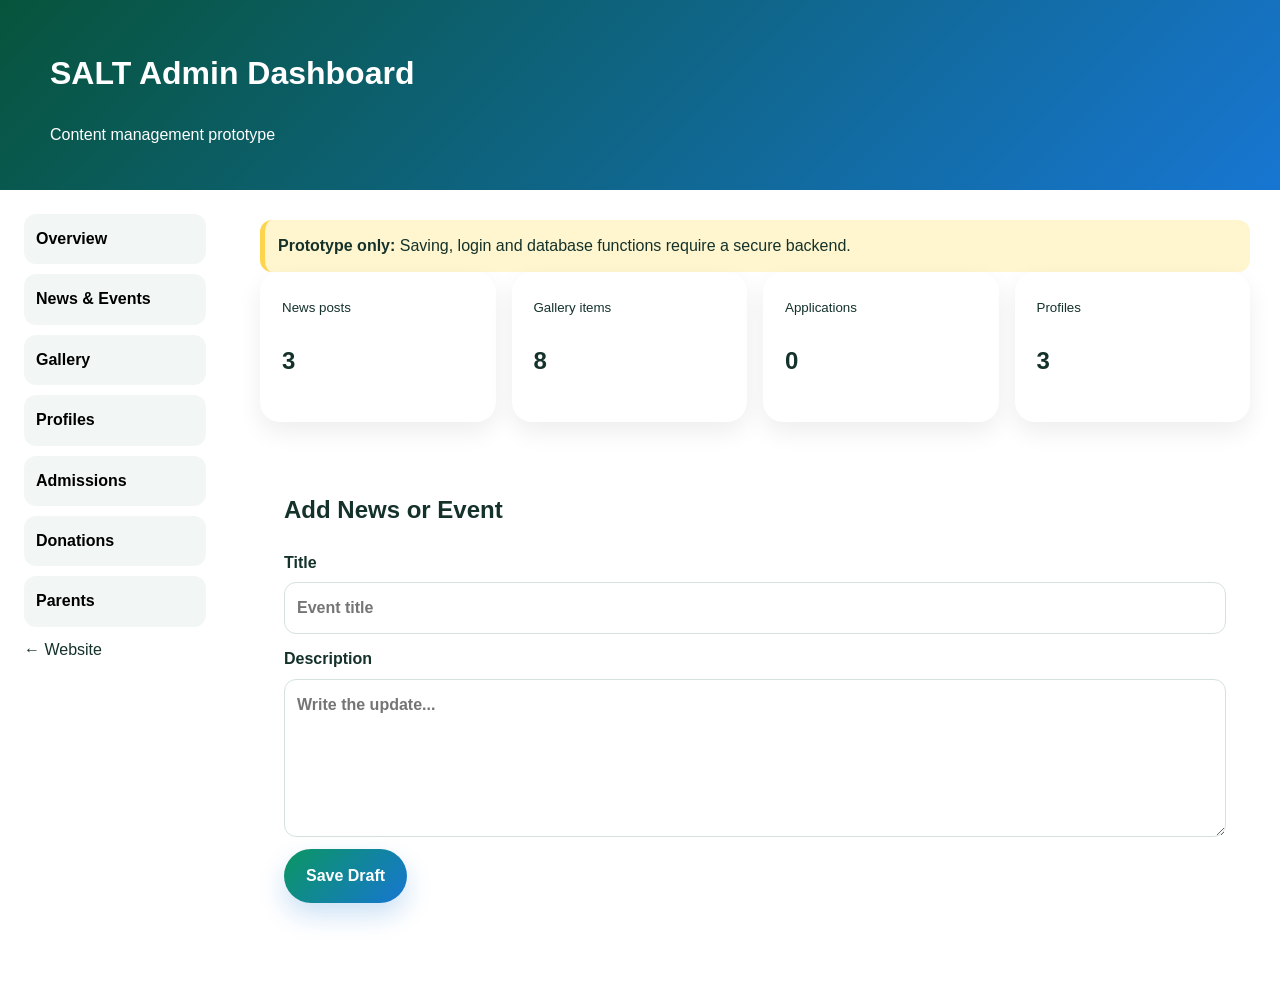
<file: admin.html>
<!DOCTYPE html><html lang="en"><head><meta charset="UTF-8"><meta name="viewport" content="width=device-width,initial-scale=1"><title>SALT Admin Dashboard</title><link rel="stylesheet" href="styles.css"><style>.dash{min-height:100vh;background:#f4f8f6}.dash-head{background:linear-gradient(135deg,#07543b,#1776d2);color:#fff;padding:26px}.dash-grid{display:grid;grid-template-columns:230px 1fr;min-height:calc(100vh - 95px)}.side{background:#fff;padding:24px;display:grid;align-content:start;gap:10px}.side button{border:0;background:#f2f7f5;padding:12px;border-radius:12px;text-align:left;font-weight:800}.content{padding:30px}.cards{display:grid;grid-template-columns:repeat(4,1fr);gap:16px}.card{background:#fff;border-radius:20px;padding:22px;box-shadow:0 10px 25px rgba(0,0,0,.07)}.editor{margin-top:24px;background:#fff;padding:24px;border-radius:20px}.editor label{display:grid;gap:6px;margin:12px 0;font-weight:800}.editor input,.editor textarea{padding:12px;border:1px solid #d5e2dc;border-radius:12px}.warning{background:#fff5cf;border-left:5px solid #ffd44d;padding:13px;border-radius:12px}@media(max-width:800px){.dash-grid{grid-template-columns:1fr}.side{grid-template-columns:repeat(2,1fr)}.cards{grid-template-columns:1fr 1fr}}</style></head><body><header class="dash-head"><div class="container"><h1>SALT Admin Dashboard</h1><p>Content management prototype</p></div></header><main class="dash-grid"><aside class="side"><button>Overview</button><button>News & Events</button><button>Gallery</button><button>Profiles</button><button>Admissions</button><button>Donations</button><button>Parents</button><a href="index.html">← Website</a></aside><section class="content"><div class="warning"><strong>Prototype only:</strong> Saving, login and database functions require a secure backend.</div><div class="cards"><article class="card"><small>News posts</small><h2>3</h2></article><article class="card"><small>Gallery items</small><h2>8</h2></article><article class="card"><small>Applications</small><h2>0</h2></article><article class="card"><small>Profiles</small><h2>3</h2></article></div><div class="editor"><h2>Add News or Event</h2><label>Title<input placeholder="Event title"></label><label>Description<textarea rows="5" placeholder="Write the update..."></textarea></label><button class="btn btn-primary" onclick="alert('Connect Firebase or Supabase to save content securely.')">Save Draft</button></div></section></main></body></html>
</file>
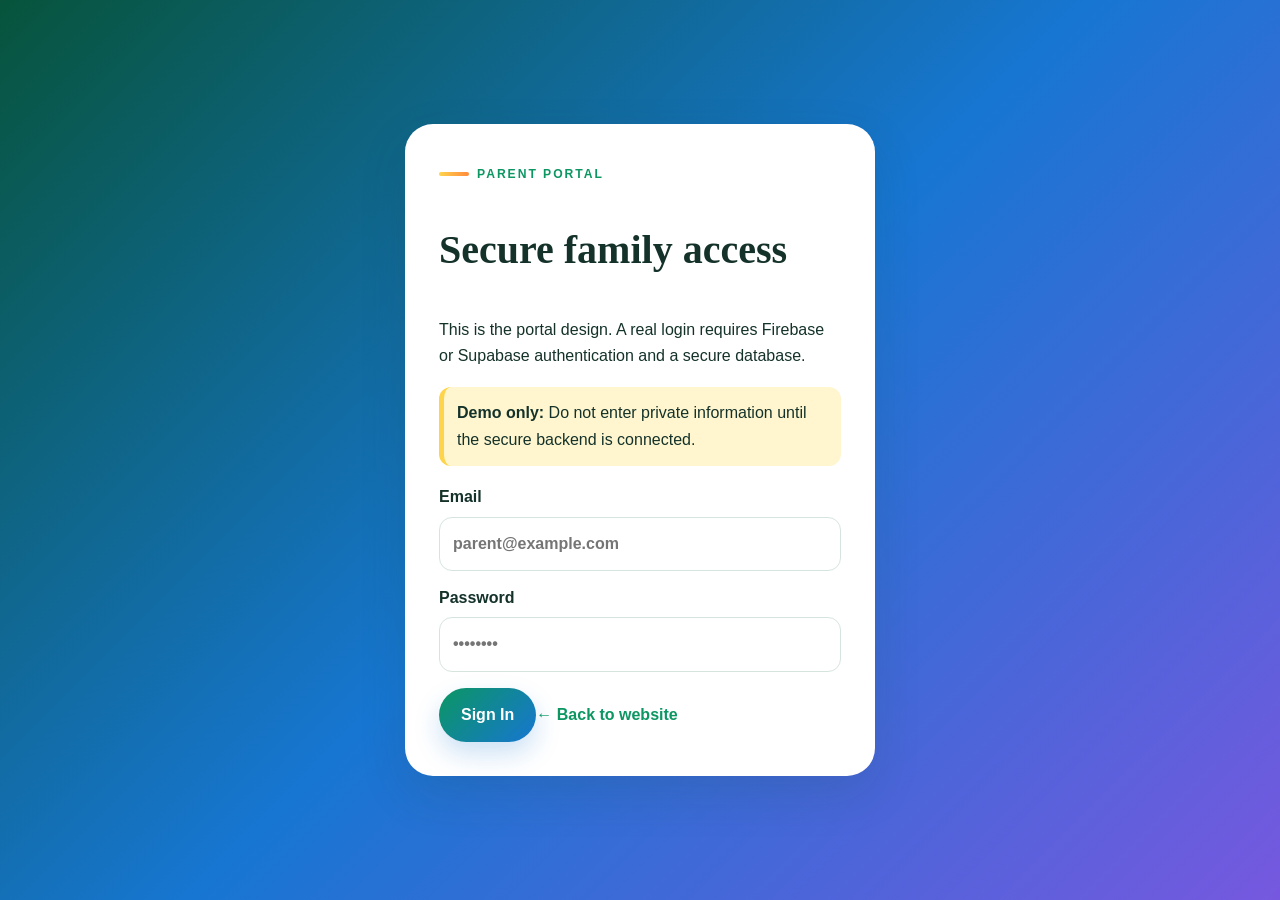
<file: portal.html>
<!DOCTYPE html><html lang="en"><head><meta charset="UTF-8"><meta name="viewport" content="width=device-width,initial-scale=1"><title>SALT Parent Portal</title><link rel="stylesheet" href="styles.css"><style>.auth-page{min-height:100vh;display:grid;place-items:center;background:linear-gradient(135deg,#07543b,#1776d2,#7658df);padding:30px}.auth-card{width:min(470px,100%);background:#fff;border-radius:28px;padding:34px;box-shadow:var(--shadow)}.auth-card h1{font-family:Playfair Display,serif;font-size:2.5rem}.auth-card label{display:grid;gap:6px;margin:14px 0;font-weight:800}.auth-card input{padding:13px;border:1px solid #d6e4de;border-radius:13px;width:100%}.demo-note{background:#fff6cf;border-left:5px solid var(--yellow);padding:13px;border-radius:12px;margin:18px 0}.back{display:inline-block;margin-top:16px;color:var(--green);font-weight:900}</style></head><body><main class="auth-page"><section class="auth-card"><span class="eyebrow">Parent Portal</span><h1>Secure family access</h1><p>This is the portal design. A real login requires Firebase or Supabase authentication and a secure database.</p><div class="demo-note"><strong>Demo only:</strong> Do not enter private information until the secure backend is connected.</div><label>Email<input type="email" placeholder="parent@example.com"></label><label>Password<input type="password" placeholder="••••••••"></label><button class="btn btn-primary" type="button" onclick="alert('Secure login will work after Firebase or Supabase is connected.')">Sign In</button><a class="back" href="index.html">← Back to website</a></section></main></body></html>
</file>
<file: styles.css>
/* SALT Professional Website */
:root{--green:#0b9662;--deep:#07543b;--blue:#1776d2;--sky:#45c4ef;--yellow:#ffd44d;--orange:#ff8a3d;--red:#ef4b5f;--purple:#7658df;--ink:#14322a;--muted:#63736c;--white:#fff;--soft:#f6fbff;--cream:#fff9ef;--shadow:0 18px 48px rgba(18,66,49,.14)}
*{box-sizing:border-box}html{scroll-behavior:smooth}body{margin:0;font-family:Manrope,sans-serif;color:var(--ink);line-height:1.65;background:#fff}img{width:100%;display:block}a{text-decoration:none;color:inherit}button,input,select,textarea{font:inherit}.container{width:min(1180px,calc(100% - 40px));margin:auto}.skip-link{position:absolute;left:-999px}.skip-link:focus{left:10px;top:10px;background:#fff;padding:10px;z-index:999}
.site-header{position:fixed;inset:0 0 auto;z-index:100;background:rgba(255,255,255,.93);backdrop-filter:blur(16px);border-bottom:1px solid rgba(0,0,0,.06)}.nav-wrap{height:82px;display:flex;align-items:center;gap:24px}.brand{display:flex;align-items:center;gap:12px;margin-right:auto}.brand-logo{width:68px;height:68px;object-fit:contain;border-radius:12px;background:#000}.brand-copy{display:flex;flex-direction:column;line-height:1.1}.brand-copy strong{font-size:.78rem}.brand-copy small{font-size:.7rem;color:var(--muted)}.main-nav{display:flex;gap:17px}.main-nav a{font-size:.82rem;font-weight:800}.nav-actions{display:flex;gap:8px;align-items:center}.lang-btn{border:1px solid #d9e7e1;background:#fff;border-radius:999px;padding:9px 12px;font-weight:900}.menu-toggle{display:none;border:0;background:transparent;font-size:1.5rem}.btn{display:inline-flex;justify-content:center;align-items:center;border:0;border-radius:999px;padding:14px 22px;font-weight:900;transition:.25s}.btn:hover{transform:translateY(-3px)}.btn-small{padding:10px 16px;font-size:.8rem}.btn-primary{color:#fff;background:linear-gradient(135deg,var(--green),var(--blue));box-shadow:0 12px 26px rgba(23,118,210,.22)}.btn-light{background:#fff;color:var(--deep)}
.hero-slider{height:900px;position:relative;overflow:hidden;padding-top:82px;color:#fff}.slide{position:absolute;inset:0;background-size:cover;background-position:center;opacity:0;transition:opacity .8s ease;display:flex;align-items:center}.slide.active{opacity:1;z-index:2}.overlay{position:absolute;inset:0;background:linear-gradient(90deg,rgba(4,48,32,.93),rgba(4,48,32,.66) 48%,rgba(4,48,32,.2))}.hero-content{position:relative;z-index:2}.eyebrow{display:inline-flex;align-items:center;gap:8px;text-transform:uppercase;letter-spacing:.16em;font-size:.76rem;font-weight:900;color:var(--green)}.eyebrow:before{content:"";width:30px;height:4px;border-radius:99px;background:linear-gradient(90deg,var(--yellow),var(--orange))}.eyebrow.light{color:#e6fff4}.hero-content h1,.section h2{font-family:"Playfair Display",serif;line-height:1.02}.hero-content h1{font-size:clamp(3.8rem,8vw,7.4rem);max-width:820px;margin:.6rem 0 1rem}.hero-content p{max-width:720px;font-size:1.17rem;color:rgba(255,255,255,.9)}.hero-actions{display:flex;gap:12px;flex-wrap:wrap;margin-top:28px}.slider-btn{position:absolute;z-index:5;top:50%;transform:translateY(-50%);width:48px;height:48px;border-radius:50%;border:1px solid rgba(255,255,255,.45);color:#fff;background:rgba(0,0,0,.16);font-size:2rem}.slider-btn.prev{left:20px}.slider-btn.next{right:20px}.slider-dots{position:absolute;z-index:5;left:50%;bottom:28px;transform:translateX(-50%);display:flex;gap:8px}.slider-dots button{width:10px;height:10px;border-radius:50%;border:0;background:rgba(255,255,255,.45)}.slider-dots button.active{width:30px;border-radius:99px;background:var(--yellow)}
.stats-band{background:linear-gradient(90deg,var(--yellow),#ffe790,var(--orange));padding:26px 0}.stats-grid{display:grid;grid-template-columns:repeat(4,1fr);gap:18px}.stats-grid article{text-align:center;background:rgba(255,255,255,.65);padding:18px;border-radius:18px}.stats-grid strong{font-size:2.3rem;display:block}.stats-grid span{font-size:.82rem;font-weight:800}
.section{padding:110px 0;position:relative}.section h2{font-size:clamp(2.6rem,5vw,4.8rem);margin:.55rem 0 1rem}.split{display:grid;grid-template-columns:1fr 1fr;gap:78px;align-items:center}.photo-collage{position:relative;padding:0 50px 65px 0}.photo-collage .big{height:610px;object-fit:cover;border-radius:28px;box-shadow:var(--shadow)}.photo-collage .small{position:absolute;right:0;bottom:0;width:260px;height:185px;object-fit:cover;border:9px solid #fff;border-radius:22px;box-shadow:var(--shadow)}.photo-label{position:absolute;left:22px;bottom:24px;background:linear-gradient(135deg,var(--yellow),var(--orange));padding:13px 17px;border-radius:14px;font-weight:900}.mission-cards{display:grid;grid-template-columns:1fr 1fr;gap:16px;margin-top:28px}.mission-cards article{background:linear-gradient(180deg,#fff,#f5fff9);border:1px solid #dbeee5;border-radius:20px;padding:22px;box-shadow:0 10px 28px rgba(18,66,49,.07)}.mission-cards article:nth-child(2){background:linear-gradient(180deg,#fff,#f5f9ff);border-color:#dbe8f7}.mission-cards b{color:var(--green)}.mission-cards article:nth-child(2) b{color:var(--blue)}.mission-cards p{font-size:.9rem;color:var(--muted)}
.soft{background:radial-gradient(circle at 10% 10%,rgba(118,88,223,.08),transparent 24%),linear-gradient(180deg,var(--cream),var(--soft))}.section-head{max-width:760px;margin-bottom:42px}.section-head.centered{text-align:center;margin-left:auto;margin-right:auto}.section-head.centered .eyebrow{justify-content:center}.feature-grid{display:grid;grid-template-columns:repeat(4,1fr);gap:18px}.feature-card{background:#fff;padding:26px;border-radius:22px;box-shadow:0 12px 30px rgba(19,67,50,.08);border-top:5px solid var(--green)}.feature-card:nth-child(4n+2){border-color:var(--blue)}.feature-card:nth-child(4n+3){border-color:var(--orange)}.feature-card:nth-child(4n+4){border-color:var(--purple)}.feature-card>span{font-size:2rem}.feature-card h3{font-size:1.02rem}.feature-card p{font-size:.88rem;color:var(--muted)}
.profiles{background:linear-gradient(180deg,#fffef8,#f5fbff)}.staff-grid{display:grid;grid-template-columns:repeat(4,minmax(0,1fr));gap:24px}.staff-card{overflow:hidden;border:1px solid rgba(11,150,98,.12);border-radius:24px;background:#fff;box-shadow:0 14px 34px rgba(18,66,49,.11);transition:transform .3s ease,box-shadow .3s ease}.staff-card:hover{transform:translateY(-8px);box-shadow:0 22px 42px rgba(18,66,49,.17)}.staff-card img{width:100%;height:auto;aspect-ratio:313/425;object-fit:cover}
.news{background:linear-gradient(180deg,#f8fbff,#fff)}.news-grid{display:grid;grid-template-columns:repeat(3,1fr);gap:20px}.news-card{border-radius:24px;overflow:hidden;background:#fff;box-shadow:var(--shadow)}.news-card img{height:240px;object-fit:cover}.news-card div{padding:24px}.news-card small{color:var(--orange);font-weight:900}.news-card p{color:var(--muted)}.news-card a{color:var(--green);font-weight:900}
.gallery-section{background:radial-gradient(circle at 90% 10%,rgba(255,212,77,.14),transparent 24%)}.gallery-filters{display:flex;justify-content:center;gap:10px;flex-wrap:wrap;margin-bottom:28px}.gallery-filters button{border:1px solid #dce8e3;background:#fff;border-radius:999px;padding:9px 14px;font-weight:800}.gallery-filters button.active{background:linear-gradient(135deg,var(--green),var(--blue));color:#fff}.gallery-grid{display:grid;grid-template-columns:repeat(4,1fr);gap:14px}.gallery-item{border:0;padding:0;border-radius:20px;overflow:hidden;cursor:pointer;box-shadow:0 10px 25px rgba(0,0,0,.08)}.gallery-item img{height:260px;object-fit:cover;transition:.35s}.gallery-item:hover img{transform:scale(1.05)}.gallery-item.hidden{display:none}
.admission{background:linear-gradient(135deg,rgba(11,150,98,.08),rgba(23,118,210,.08))}.notice{background:#fff8da;border-left:5px solid var(--yellow);padding:14px 16px;border-radius:12px}.form-card{background:#fff;padding:32px;border-radius:26px;box-shadow:var(--shadow);display:grid;gap:14px}.form-card label{display:grid;gap:6px;font-size:.82rem;font-weight:900}.form-card input,.form-card select,.form-card textarea{border:1px solid #d7e5df;border-radius:13px;padding:12px}
.donate{color:#fff;background:linear-gradient(135deg,#07543b,#0a6088 60%,#5b43b5)}.donate-grid{display:grid;grid-template-columns:1fr 1fr;gap:60px;align-items:center}.donation-options{display:grid;gap:14px}.donation-options article{background:rgba(255,255,255,.11);border:1px solid rgba(255,255,255,.16);padding:22px;border-radius:18px}.donation-options span{font-weight:900;color:var(--yellow)}
.contact{background:#f8fbff}.contact-grid{display:grid;grid-template-columns:.85fr 1.15fr;gap:55px;align-items:center}.contact-list{display:grid;gap:8px}.contact-list a{color:var(--green);font-weight:900}.map-wrap{border-radius:24px;overflow:hidden;box-shadow:var(--shadow)}.map-wrap iframe{width:100%;height:420px;border:0}
footer{background:linear-gradient(135deg,#071e17,#102d48);color:#fff;padding:50px 0 20px}.footer-grid{display:grid;grid-template-columns:2fr 1fr 1fr;gap:40px}.footer-grid>div{display:flex;flex-direction:column;gap:7px}.footer-grid p{color:#a9c4b8}.footer-bottom{border-top:1px solid rgba(255,255,255,.12);padding-top:18px;margin-top:30px;color:#a9c4b8;font-size:.82rem}.whatsapp-float{position:fixed;right:20px;bottom:20px;z-index:90;background:#25D366;color:#fff;padding:13px 18px;border-radius:999px;font-weight:900;box-shadow:var(--shadow)}.lightbox{border:0;padding:0;background:transparent;max-width:min(1100px,92vw)}.lightbox::backdrop{background:rgba(0,0,0,.88)}.lightbox img{max-height:86vh;object-fit:contain;border-radius:16px}.lightbox button{position:absolute;right:-6px;top:-40px;border:0;border-radius:50%;width:36px;height:36px}.reveal{opacity:0;transform:translateY(24px);transition:.7s}.reveal.visible{opacity:1;transform:none}
@media(max-width:1000px){.main-nav{display:none;position:absolute;top:82px;left:20px;right:20px;background:#fff;padding:18px;border-radius:18px;box-shadow:var(--shadow);flex-direction:column}.main-nav.open{display:flex}.menu-toggle{display:block}.split,.donate-grid,.contact-grid{grid-template-columns:1fr}.feature-grid,.gallery-grid,.staff-grid{grid-template-columns:repeat(2,1fr)}.news-grid{grid-template-columns:1fr 1fr}.stats-grid{grid-template-columns:repeat(2,1fr)}}
@media(max-width:680px){.container{width:min(100% - 26px,1180px)}.brand-logo{width:62px;height:62px}.brand-copy{display:none}.nav-actions .btn{display:none}.hero-slider{height:800px}.hero-content h1{font-size:3.45rem}.slider-btn{display:none}.section{padding:78px 0}.section h2{font-size:2.7rem}.feature-grid,.staff-grid,.news-grid,.gallery-grid,.mission-cards,.stats-grid,.footer-grid{grid-template-columns:1fr}.photo-collage .big{height:470px}.photo-collage .small{width:190px;height:140px}.gallery-item img{height:280px}}
</file>
